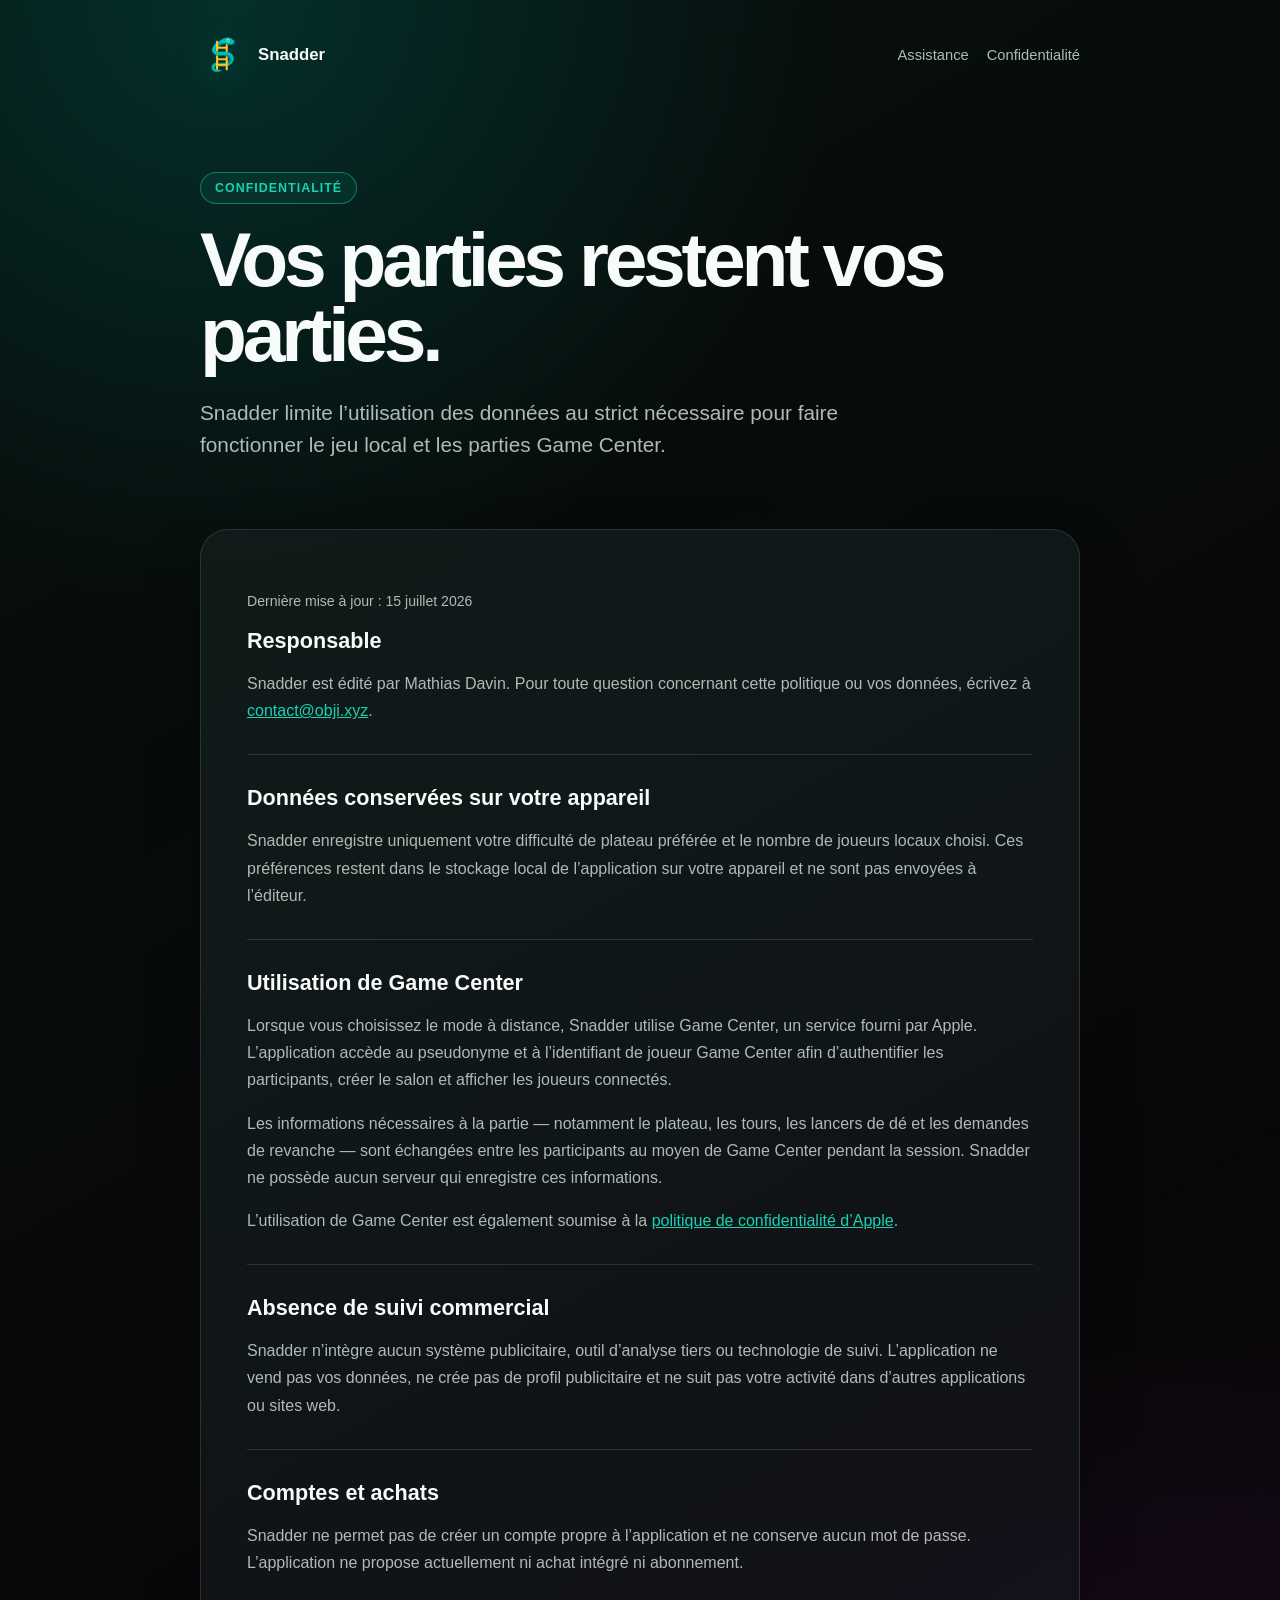
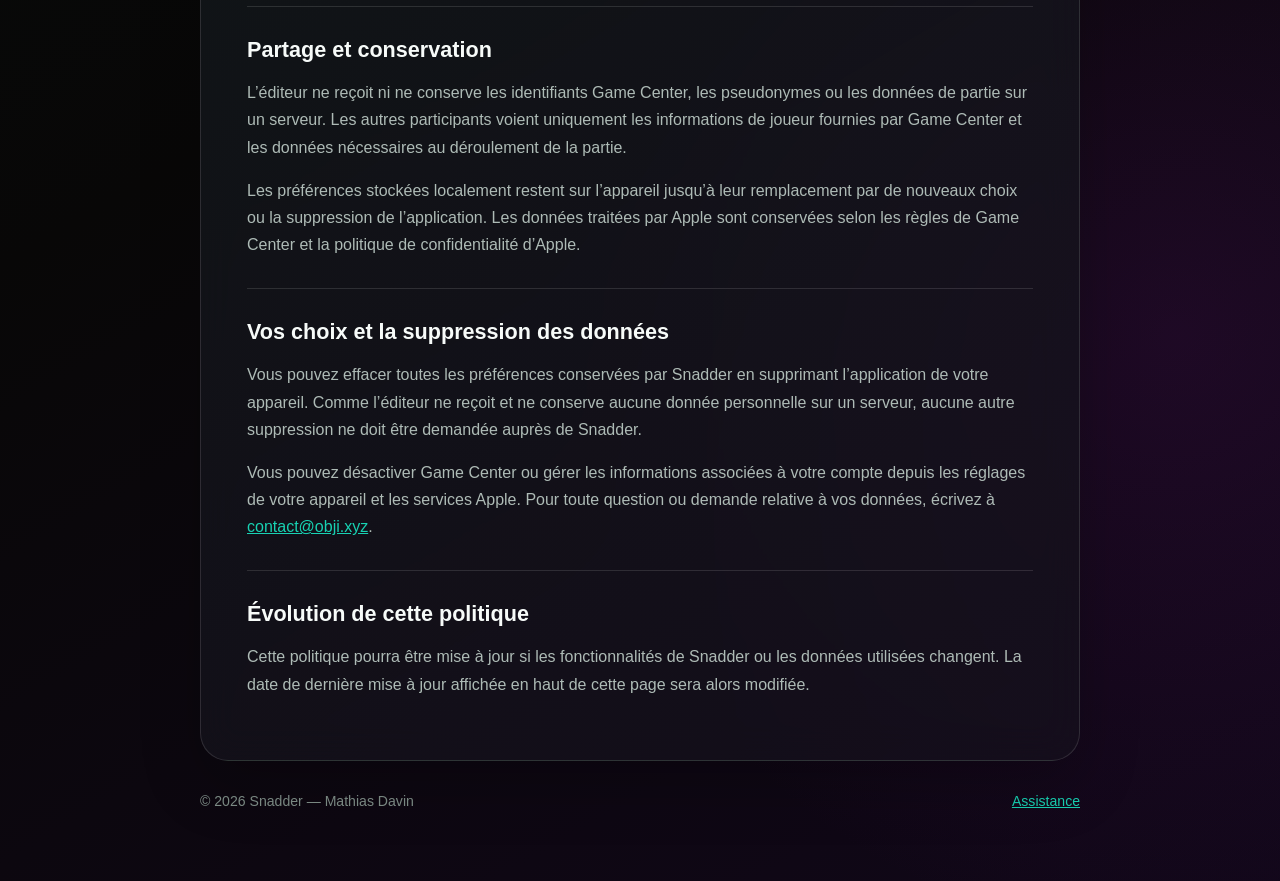
<file: privacy/index.html>
<!doctype html>
<html lang="fr">
<head>
  <meta charset="utf-8">
  <meta name="viewport" content="width=device-width, initial-scale=1">
  <meta name="description" content="Politique de confidentialité de l’application Snadder.">
  <title>Politique de confidentialité — Snadder</title>
  <link rel="icon" href="../assets/snadder-logo.png">
  <link rel="stylesheet" href="../assets/style.css">
</head>
<body>
  <main class="shell">
    <header class="topbar">
      <a class="brand" href="../">
        <img src="../assets/snadder-logo.png" alt="">
        <span>Snadder</span>
      </a>
      <nav class="nav" aria-label="Navigation principale">
        <a href="../support/">Assistance</a>
        <a href="./" aria-current="page">Confidentialité</a>
      </nav>
    </header>

    <section class="hero">
      <p class="eyebrow">Confidentialité</p>
      <h1>Vos parties restent vos parties.</h1>
      <p class="lead">Snadder limite l’utilisation des données au strict nécessaire pour faire fonctionner le jeu local et les parties Game Center.</p>
    </section>

    <article class="content">
      <p class="meta">Dernière mise à jour&nbsp;: 15 juillet 2026</p>

      <section>
        <h2>Responsable</h2>
        <p>Snadder est édité par Mathias Davin. Pour toute question concernant cette politique ou vos données, écrivez à <a href="mailto:contact@obji.xyz?subject=Confidentialité%20Snadder">contact@obji.xyz</a>.</p>
      </section>

      <section>
        <h2>Données conservées sur votre appareil</h2>
        <p>Snadder enregistre uniquement votre difficulté de plateau préférée et le nombre de joueurs locaux choisi. Ces préférences restent dans le stockage local de l’application sur votre appareil et ne sont pas envoyées à l’éditeur.</p>
      </section>

      <section>
        <h2>Utilisation de Game Center</h2>
        <p>Lorsque vous choisissez le mode à distance, Snadder utilise Game Center, un service fourni par Apple. L’application accède au pseudonyme et à l’identifiant de joueur Game Center afin d’authentifier les participants, créer le salon et afficher les joueurs connectés.</p>
        <p>Les informations nécessaires à la partie — notamment le plateau, les tours, les lancers de dé et les demandes de revanche — sont échangées entre les participants au moyen de Game Center pendant la session. Snadder ne possède aucun serveur qui enregistre ces informations.</p>
        <p>L’utilisation de Game Center est également soumise à la <a href="https://www.apple.com/legal/privacy/" rel="noreferrer">politique de confidentialité d’Apple</a>.</p>
      </section>

      <section>
        <h2>Absence de suivi commercial</h2>
        <p>Snadder n’intègre aucun système publicitaire, outil d’analyse tiers ou technologie de suivi. L’application ne vend pas vos données, ne crée pas de profil publicitaire et ne suit pas votre activité dans d’autres applications ou sites web.</p>
      </section>

      <section>
        <h2>Comptes et achats</h2>
        <p>Snadder ne permet pas de créer un compte propre à l’application et ne conserve aucun mot de passe. L’application ne propose actuellement ni achat intégré ni abonnement.</p>
      </section>

      <section>
        <h2>Partage et conservation</h2>
        <p>L’éditeur ne reçoit ni ne conserve les identifiants Game Center, les pseudonymes ou les données de partie sur un serveur. Les autres participants voient uniquement les informations de joueur fournies par Game Center et les données nécessaires au déroulement de la partie.</p>
        <p>Les préférences stockées localement restent sur l’appareil jusqu’à leur remplacement par de nouveaux choix ou la suppression de l’application. Les données traitées par Apple sont conservées selon les règles de Game Center et la politique de confidentialité d’Apple.</p>
      </section>

      <section>
        <h2>Vos choix et la suppression des données</h2>
        <p>Vous pouvez effacer toutes les préférences conservées par Snadder en supprimant l’application de votre appareil. Comme l’éditeur ne reçoit et ne conserve aucune donnée personnelle sur un serveur, aucune autre suppression ne doit être demandée auprès de Snadder.</p>
        <p>Vous pouvez désactiver Game Center ou gérer les informations associées à votre compte depuis les réglages de votre appareil et les services Apple. Pour toute question ou demande relative à vos données, écrivez à <a href="mailto:contact@obji.xyz?subject=Confidentialité%20Snadder">contact@obji.xyz</a>.</p>
      </section>

      <section>
        <h2>Évolution de cette politique</h2>
        <p>Cette politique pourra être mise à jour si les fonctionnalités de Snadder ou les données utilisées changent. La date de dernière mise à jour affichée en haut de cette page sera alors modifiée.</p>
      </section>
    </article>

    <footer>
      <p>© 2026 Snadder — Mathias Davin</p>
      <p><a href="../support/">Assistance</a></p>
    </footer>
  </main>
</body>
</html>
</file>
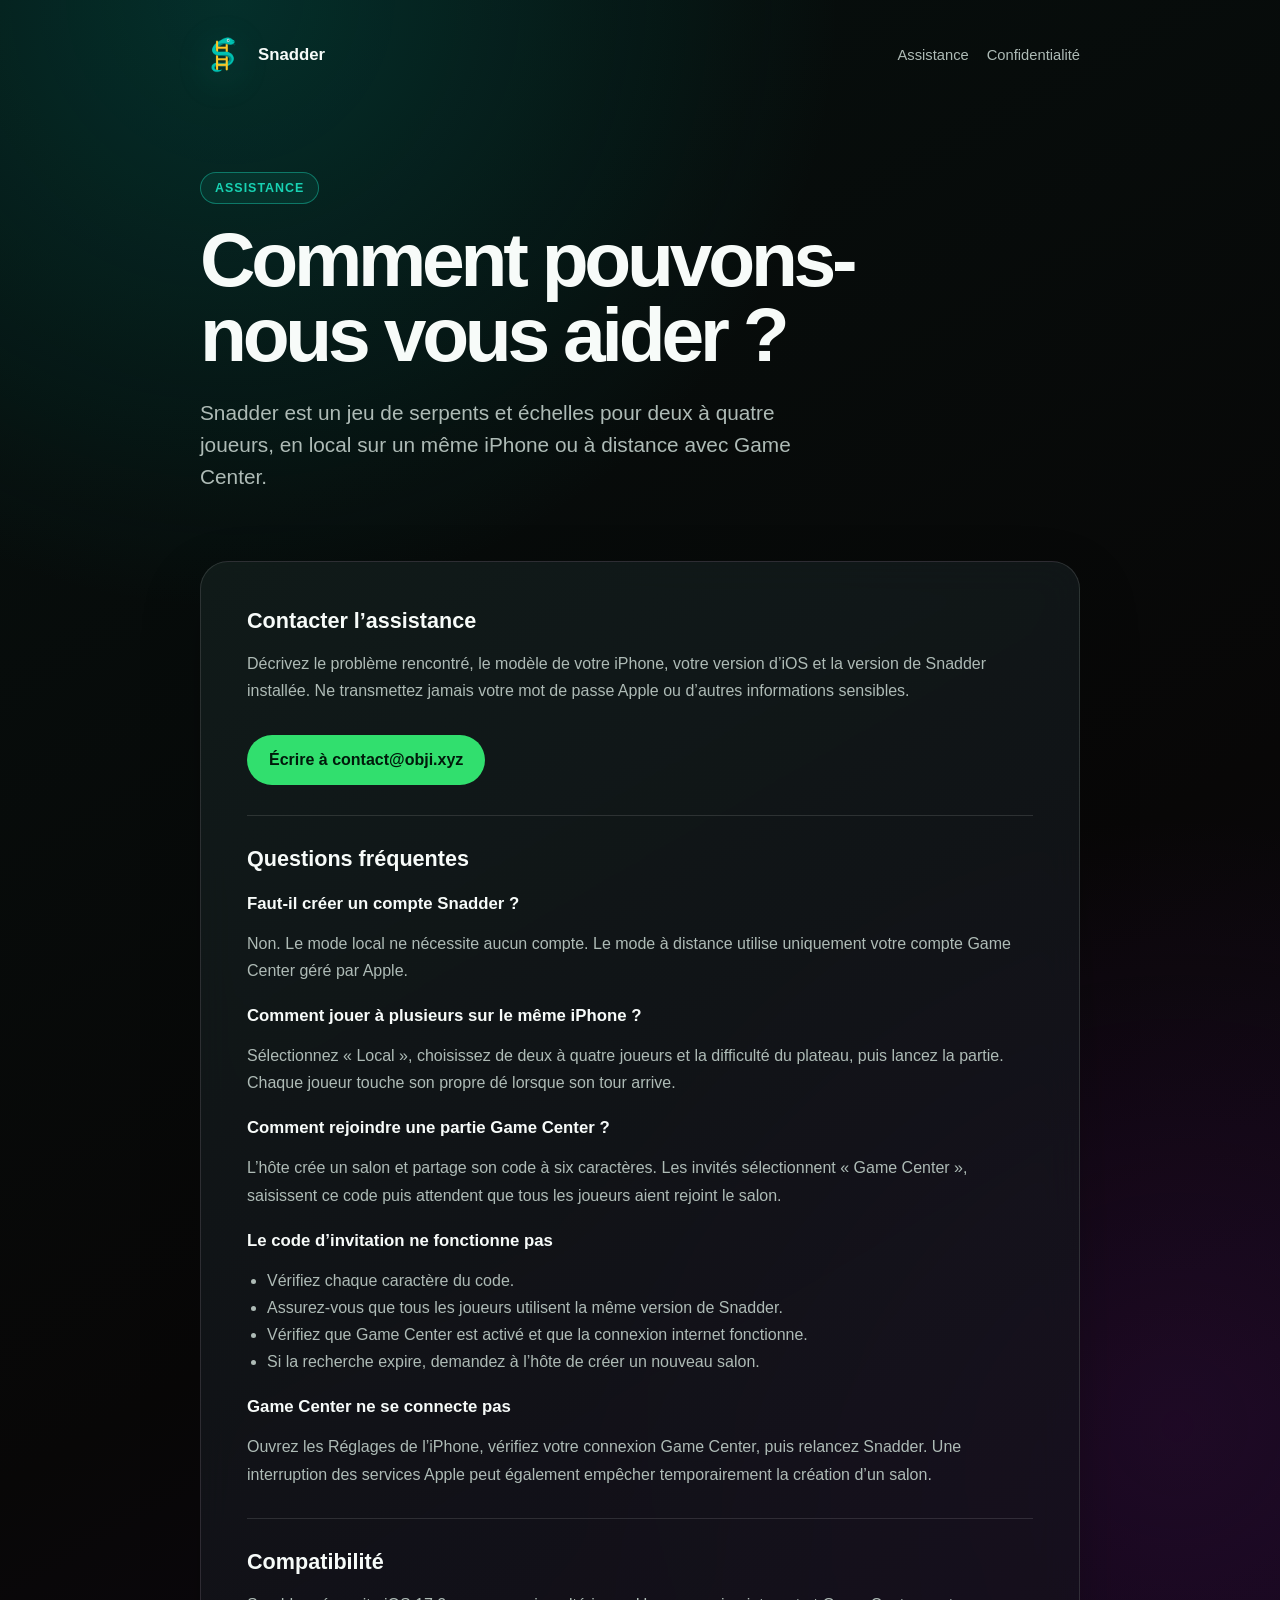
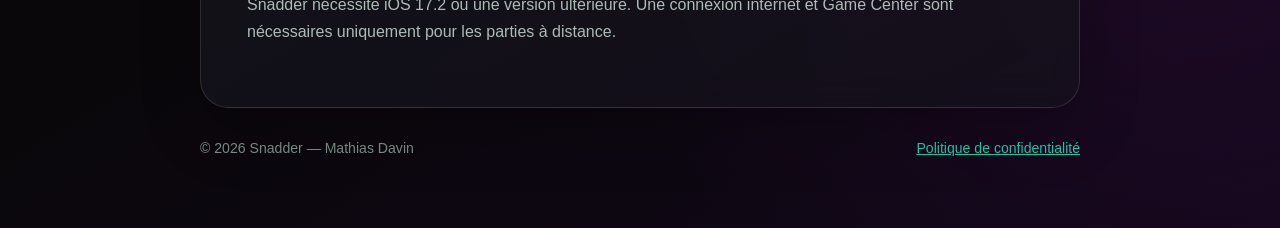
<file: support/index.html>
<!doctype html>
<html lang="fr">
<head>
  <meta charset="utf-8">
  <meta name="viewport" content="width=device-width, initial-scale=1">
  <meta name="description" content="Assistance de l’application Snadder pour iPhone.">
  <title>Assistance — Snadder</title>
  <link rel="icon" href="../assets/snadder-logo.png">
  <link rel="stylesheet" href="../assets/style.css">
</head>
<body>
  <main class="shell">
    <header class="topbar">
      <a class="brand" href="../">
        <img src="../assets/snadder-logo.png" alt="">
        <span>Snadder</span>
      </a>
      <nav class="nav" aria-label="Navigation principale">
        <a href="./" aria-current="page">Assistance</a>
        <a href="../privacy/">Confidentialité</a>
      </nav>
    </header>

    <section class="hero">
      <p class="eyebrow">Assistance</p>
      <h1>Comment pouvons-nous vous aider&nbsp;?</h1>
      <p class="lead">Snadder est un jeu de serpents et échelles pour deux à quatre joueurs, en local sur un même iPhone ou à distance avec Game Center.</p>
    </section>

    <article class="content">
      <section>
        <h2>Contacter l’assistance</h2>
        <p>Décrivez le problème rencontré, le modèle de votre iPhone, votre version d’iOS et la version de Snadder installée. Ne transmettez jamais votre mot de passe Apple ou d’autres informations sensibles.</p>
        <a class="button" href="mailto:contact@obji.xyz?subject=Assistance%20Snadder">Écrire à contact@obji.xyz</a>
      </section>

      <section>
        <h2>Questions fréquentes</h2>

        <h3>Faut-il créer un compte Snadder&nbsp;?</h3>
        <p>Non. Le mode local ne nécessite aucun compte. Le mode à distance utilise uniquement votre compte Game Center géré par Apple.</p>

        <h3>Comment jouer à plusieurs sur le même iPhone&nbsp;?</h3>
        <p>Sélectionnez «&nbsp;Local&nbsp;», choisissez de deux à quatre joueurs et la difficulté du plateau, puis lancez la partie. Chaque joueur touche son propre dé lorsque son tour arrive.</p>

        <h3>Comment rejoindre une partie Game Center&nbsp;?</h3>
        <p>L’hôte crée un salon et partage son code à six caractères. Les invités sélectionnent «&nbsp;Game Center&nbsp;», saisissent ce code puis attendent que tous les joueurs aient rejoint le salon.</p>

        <h3>Le code d’invitation ne fonctionne pas</h3>
        <ul>
          <li>Vérifiez chaque caractère du code.</li>
          <li>Assurez-vous que tous les joueurs utilisent la même version de Snadder.</li>
          <li>Vérifiez que Game Center est activé et que la connexion internet fonctionne.</li>
          <li>Si la recherche expire, demandez à l’hôte de créer un nouveau salon.</li>
        </ul>

        <h3>Game Center ne se connecte pas</h3>
        <p>Ouvrez les Réglages de l’iPhone, vérifiez votre connexion Game Center, puis relancez Snadder. Une interruption des services Apple peut également empêcher temporairement la création d’un salon.</p>
      </section>

      <section>
        <h2>Compatibilité</h2>
        <p>Snadder nécessite iOS 17.2 ou une version ultérieure. Une connexion internet et Game Center sont nécessaires uniquement pour les parties à distance.</p>
      </section>
    </article>

    <footer>
      <p>© 2026 Snadder — Mathias Davin</p>
      <p><a href="../privacy/">Politique de confidentialité</a></p>
    </footer>
  </main>
</body>
</html>
</file>
<file: assets/style.css>
:root {
  color-scheme: dark;
  --background: #050807;
  --surface: rgba(19, 31, 29, 0.78);
  --surface-strong: rgba(24, 36, 34, 0.94);
  --text: #f7fbf9;
  --muted: #aebbb6;
  --green: #31df6e;
  --turquoise: #18d2b3;
  --blue: #2097f7;
  --line: rgba(255, 255, 255, 0.12);
}

* {
  box-sizing: border-box;
}

html {
  min-height: 100%;
  background: var(--background);
}

body {
  min-height: 100vh;
  margin: 0;
  color: var(--text);
  font-family: -apple-system, BlinkMacSystemFont, "SF Pro Text", "Helvetica Neue", sans-serif;
  background:
    radial-gradient(circle at 18% 0%, rgba(0, 109, 99, 0.34), transparent 38rem),
    radial-gradient(circle at 92% 78%, rgba(92, 18, 109, 0.22), transparent 38rem),
    linear-gradient(150deg, #06100e 0%, #080707 58%, #110719 100%);
}

a {
  color: var(--turquoise);
}

.shell {
  width: min(880px, calc(100% - 32px));
  margin: 0 auto;
  padding: 32px 0 72px;
}

.topbar {
  display: flex;
  align-items: center;
  justify-content: space-between;
  gap: 24px;
  margin-bottom: 56px;
}

.brand {
  display: inline-flex;
  align-items: center;
  gap: 12px;
  color: var(--text);
  font-size: 1.05rem;
  font-weight: 750;
  text-decoration: none;
}

.brand img {
  width: 46px;
  height: 46px;
  object-fit: contain;
  filter: drop-shadow(0 8px 18px rgba(24, 210, 179, 0.2));
}

.nav {
  display: flex;
  gap: 18px;
  font-size: 0.92rem;
}

.nav a {
  color: var(--muted);
  text-decoration: none;
}

.nav a:hover,
.nav a:focus-visible {
  color: var(--text);
}

.hero {
  padding: 38px 0 34px;
}

.eyebrow {
  display: inline-flex;
  align-items: center;
  min-height: 32px;
  margin: 0 0 18px;
  padding: 0 14px;
  border: 1px solid rgba(24, 210, 179, 0.44);
  border-radius: 999px;
  color: var(--turquoise);
  background: rgba(24, 210, 179, 0.08);
  font-size: 0.78rem;
  font-weight: 700;
  letter-spacing: 0.08em;
  text-transform: uppercase;
}

h1 {
  max-width: 760px;
  margin: 0;
  font-size: clamp(2.5rem, 7vw, 4.8rem);
  line-height: 0.98;
  letter-spacing: -0.055em;
}

.lead {
  max-width: 650px;
  margin: 24px 0 0;
  color: var(--muted);
  font-size: clamp(1.05rem, 2.4vw, 1.3rem);
  line-height: 1.55;
}

.app-store-badge {
  display: inline-block;
  margin-top: 28px;
  line-height: 0;
}

.app-store-badge:focus-visible {
  border-radius: 10px;
  outline: 3px solid var(--turquoise);
  outline-offset: 5px;
}

.app-store-badge img {
  display: block;
  width: 190px;
  height: auto;
}

.grid {
  display: grid;
  grid-template-columns: repeat(2, minmax(0, 1fr));
  gap: 18px;
  margin-top: 38px;
}

.card,
.content {
  border: 1px solid var(--line);
  border-radius: 28px;
  background: linear-gradient(150deg, var(--surface), rgba(21, 16, 28, 0.74));
  box-shadow: 0 24px 60px rgba(0, 0, 0, 0.22);
  backdrop-filter: blur(18px);
  -webkit-backdrop-filter: blur(18px);
}

.card {
  display: flex;
  min-height: 220px;
  flex-direction: column;
  justify-content: space-between;
  padding: 28px;
  color: var(--text);
  text-decoration: none;
  transition: transform 160ms ease, border-color 160ms ease;
}

.card:hover,
.card:focus-visible {
  transform: translateY(-3px);
  border-color: rgba(24, 210, 179, 0.58);
}

.card h2 {
  margin: 0;
  font-size: 1.55rem;
}

.card p {
  margin: 12px 0 0;
  color: var(--muted);
  line-height: 1.5;
}

.card span {
  color: var(--turquoise);
  font-weight: 700;
}

.content {
  margin-top: 34px;
  padding: clamp(24px, 5vw, 46px);
}

.content section + section {
  padding-top: 30px;
  border-top: 1px solid var(--line);
  margin-top: 30px;
}

.content h2 {
  margin: 0 0 12px;
  font-size: 1.35rem;
}

.content h3 {
  margin: 22px 0 8px;
  font-size: 1.05rem;
}

.content p,
.content li {
  color: var(--muted);
  line-height: 1.7;
}

.content ul {
  padding-left: 1.25rem;
}

.button {
  display: inline-flex;
  min-height: 50px;
  align-items: center;
  justify-content: center;
  margin-top: 14px;
  padding: 0 22px;
  border-radius: 999px;
  color: #001a0b;
  background: var(--green);
  font-weight: 800;
  text-decoration: none;
}

.meta,
footer {
  color: #81908a;
  font-size: 0.88rem;
}

footer {
  display: flex;
  flex-wrap: wrap;
  justify-content: space-between;
  gap: 12px;
  padding-top: 32px;
}

footer p {
  margin: 0;
}

footer .legal {
  flex-basis: 100%;
  margin-top: 4px;
  font-size: 0.72rem;
  line-height: 1.5;
}

@media (max-width: 660px) {
  .shell {
    width: min(100% - 24px, 880px);
    padding-top: 20px;
  }

  .topbar {
    align-items: flex-start;
    flex-direction: column;
    margin-bottom: 24px;
  }

  .grid {
    grid-template-columns: 1fr;
  }

  .hero {
    padding-top: 20px;
  }
}
</file>
